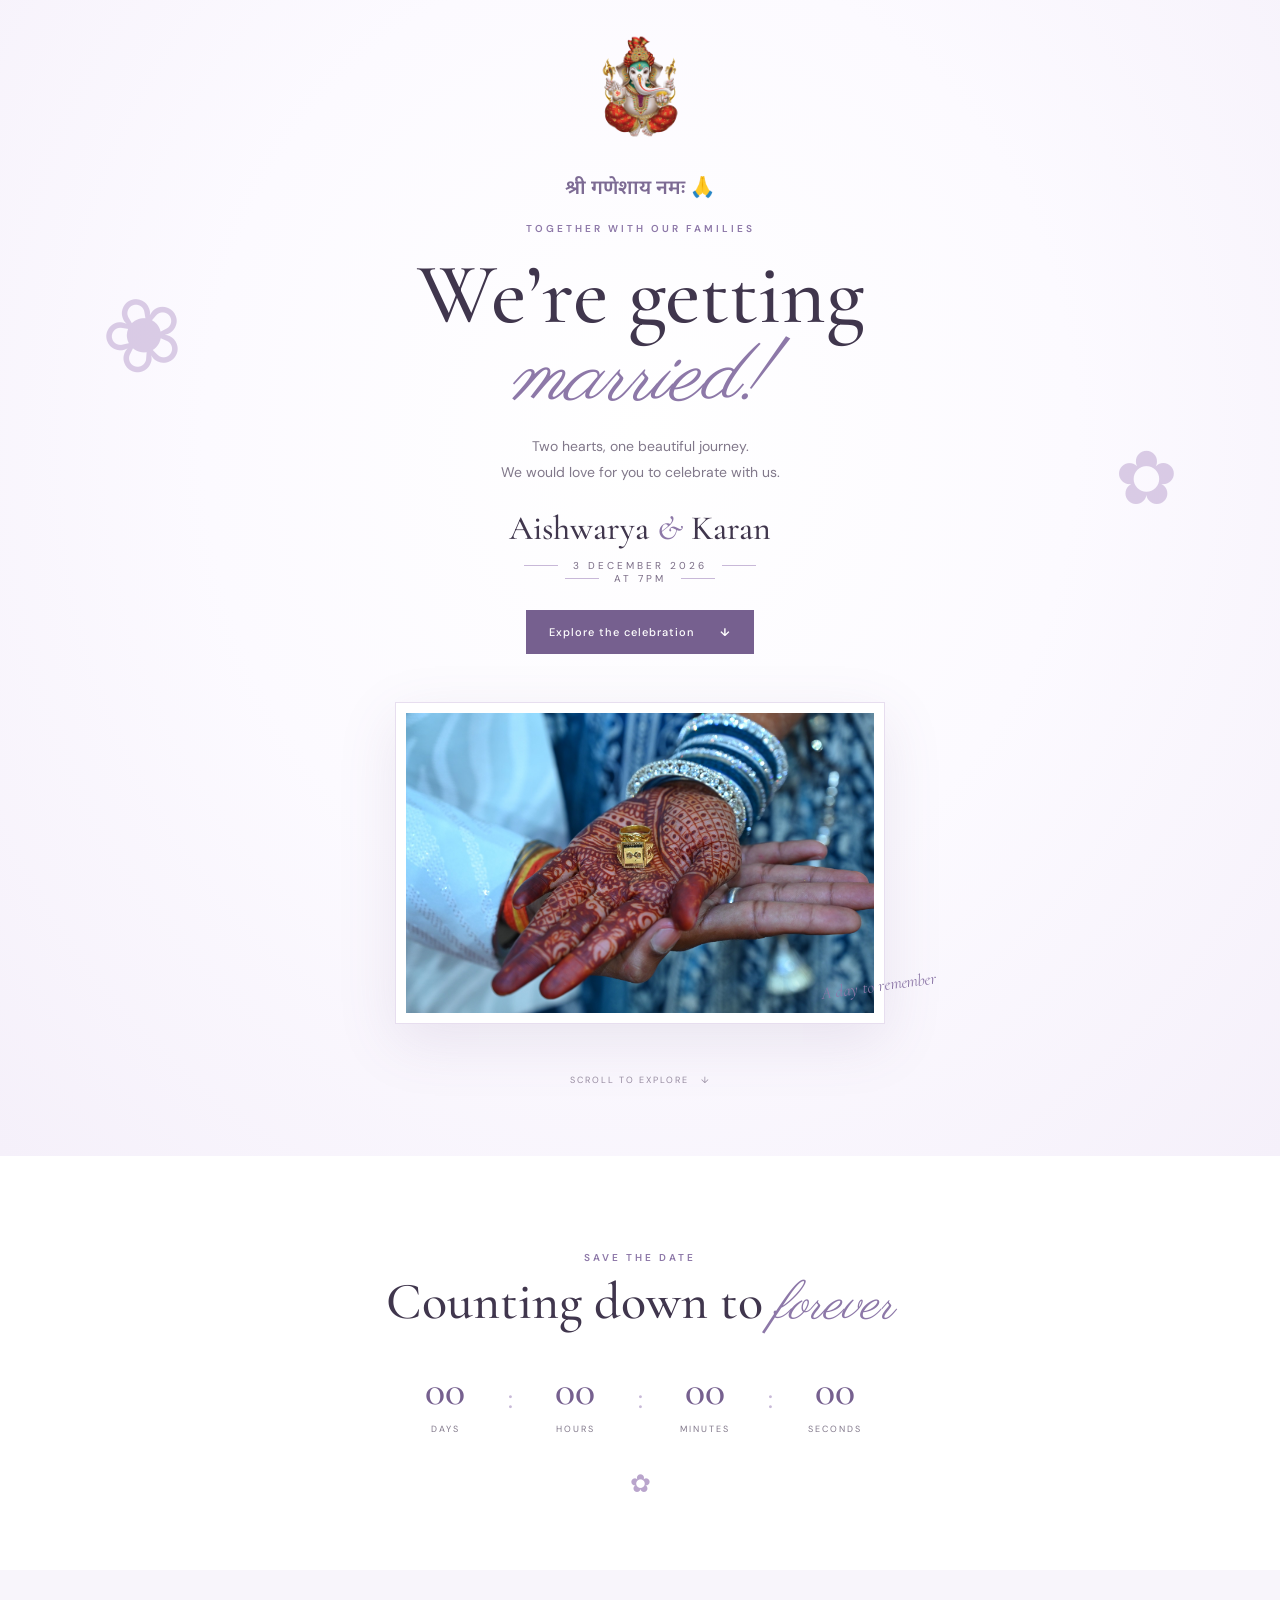
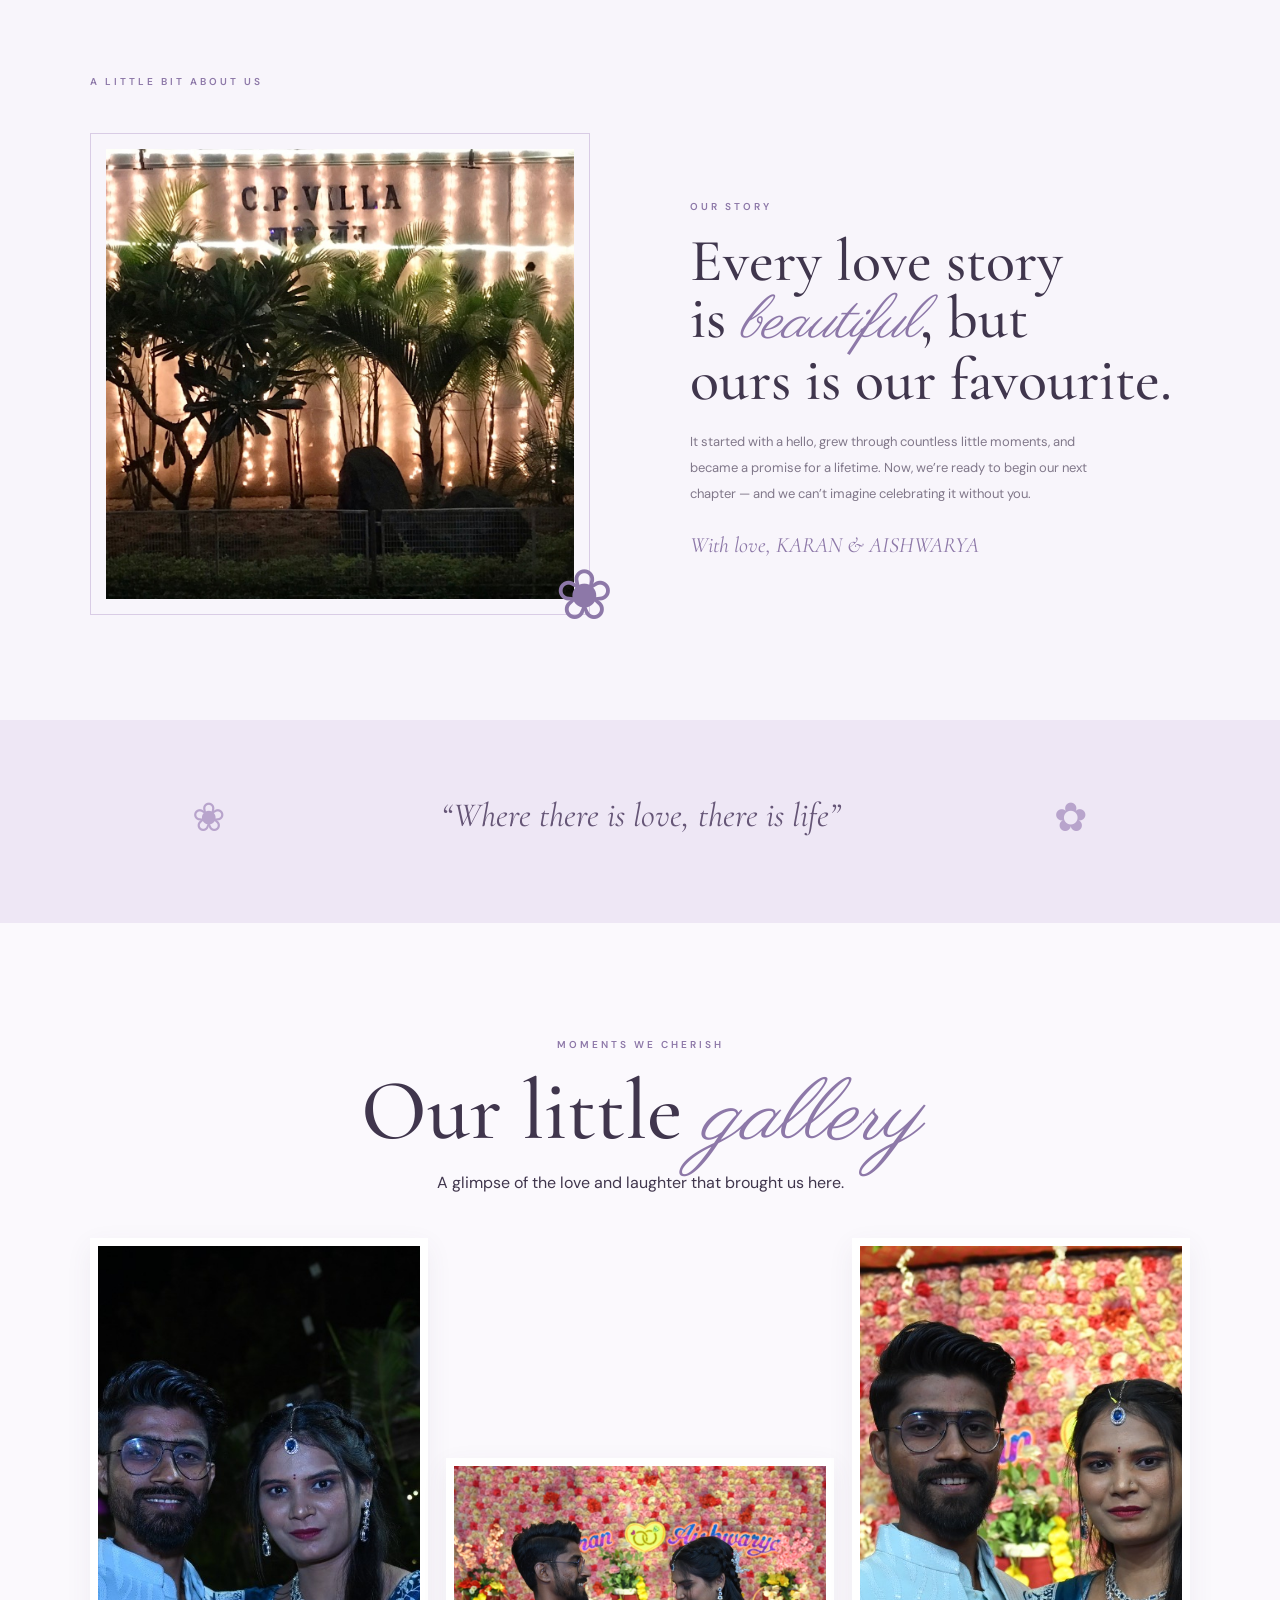
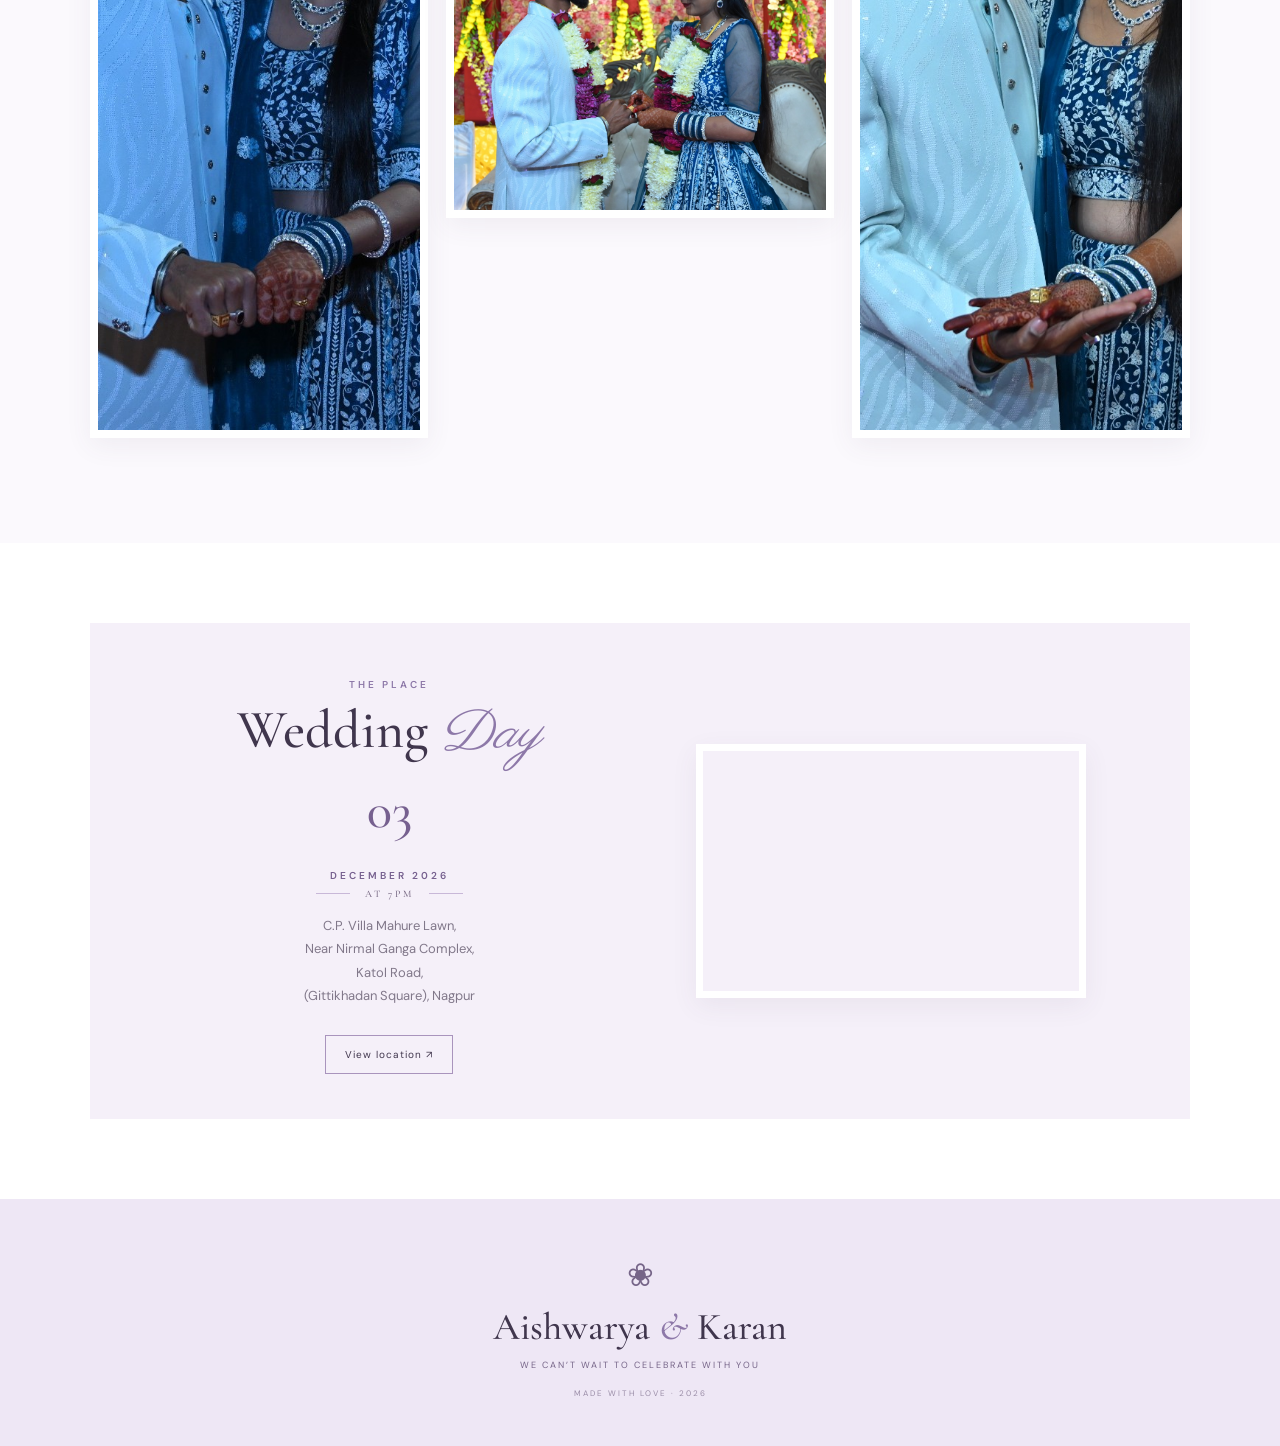
<file: index.html>
<!DOCTYPE html>
<html lang="en">
<head>
  <meta charset="UTF-8">
  <meta name="viewport" content="width=device-width, initial-scale=1.0">
  <meta name="theme-color" content="#f8f5ff">
  <title>Our Wedding | A Celebration of Love</title>

  <link rel="preconnect" href="https://fonts.googleapis.com">
  <link rel="preconnect" href="https://fonts.gstatic.com" crossorigin>

  <link href="https://fonts.googleapis.com/css2?family=Cormorant+Garamond:wght@400;500;600;700&family=DM+Sans:wght@400;500;600&family=Noto+Sans+Devanagari:wght@400;500;600;700&display=swap" rel="stylesheet">

  <link rel="stylesheet" href="style.css">
</head>

<body>
  <div class="top-flower flower-a">✿</div>
  <div class="top-flower flower-b">❀</div>

  <div class="ganesh-top">
    <img src="images/ganesh.png" alt="Lord Ganesha">
  </div>

  <main>
    <section class="hero" id="home">
      <div class="hero-ornament ornament-left">❀</div>
      <div class="hero-ornament ornament-right">✿</div>

      <p style="font-family: 'Noto Sans Devanagari', sans-serif; font-size: 20px; color: #7d6b94; font-weight: 600;">
        श्री गणेशाय नमः 🙏
      </p>

      <p class="eyebrow">TOGETHER WITH OUR FAMILIES</p>

      <h1>We’re getting<br><em>married!</em></h1>

      <p class="hero-copy">
        Two hearts, one beautiful journey.<br>
        We would love for you to celebrate with us.
      </p>

      <div class="names">Aishwarya <span>&</span> Karan</div>

      <div class="date-line">
        <span></span> 3 DECEMBER 2026 <span></span>
      </div>

      <div class="date-line">
        <span></span> AT 7PM <span></span>
      </div>

      <a class="primary-btn" href="#venue">
        Explore the celebration <b>↓</b>
      </a>

      <div class="hero-photo-wrap">
        <div class="photo-frame">
          <img src="images/front.jpeg" alt="Our wedding photo">
        </div>
        <span class="photo-caption">A day to remember</span>
      </div>

      <div class="scroll-note">SCROLL TO EXPLORE <span>↓</span></div>
    </section>

    <section class="countdown-section">
      <p class="eyebrow">SAVE THE DATE</p>
      <h2>Counting down to <em>forever</em></h2>

      <div class="countdown" aria-label="Countdown to wedding">
        <div><strong id="days">000</strong><span>Days</span></div>
        <i>:</i>
        <div><strong id="hours">00</strong><span>Hours</span></div>
        <i>:</i>
        <div><strong id="minutes">00</strong><span>Minutes</span></div>
        <i>:</i>
        <div><strong id="seconds">00</strong><span>Seconds</span></div>
      </div>

      <div class="tiny-flower">✿</div>
    </section>

    <section class="story section-pad" id="story">
      <div class="section-kicker">A LITTLE BIT ABOUT US</div>

      <div class="story-grid">
        <div class="story-image">
          <img src="images/LAWN.jpg" alt="Our story">
          <span class="image-flower">❀</span>
        </div>

        <div class="story-text">
          <p class="eyebrow">OUR STORY</p>

          <h2>
            Every love story<br>
            is <em>beautiful</em>, but<br>
            ours is our favourite.
          </h2>

          <p>
            It started with a hello, grew through countless little moments,
            and became a promise for a lifetime. Now, we’re ready to begin
            our next chapter — and we can’t imagine celebrating it without you.
          </p>

          <div class="signature">With love, KARAN & AISHWARYA</div>
        </div>
      </div>
    </section>

    <section class="quote-band">
      <span class="quote-flower">❀</span>
      <p>“Where there is love, there is life”</p>
      <span class="quote-flower right">✿</span>
    </section>

    <section class="gallery section-pad" id="gallery">
      <p class="eyebrow">MOMENTS WE CHERISH</p>
      <h2>Our little <em>gallery</em></h2>

      <p class="section-intro">
        A glimpse of the love and laughter that brought us here.
      </p>

      <div class="gallery-grid">
        <img src="images/gal1.jpeg" alt="Wedding photo 1">
        <img src="images/gal2.jpeg" alt="Wedding photo 2">
        <img src="images/gal3.jpeg" alt="Wedding photo 3">
      </div>
    </section>

    <section class="venue section-pad" id="venue">
      <div class="venue-card">
        <div class="venue-details">
          <p class="eyebrow">THE PLACE</p>
          <h2>Wedding <em>Day</em></h2>

          <div class="venue-date">
            03<br>
            <span>DECEMBER 2026</span>
            <div class="date-line">
              <span></span> AT 7PM <span></span>
            </div>
          </div>

          <p>
            C.P. Villa Mahure Lawn,<br>
            Near Nirmal Ganga Complex,<br>
            Katol Road,<br>
            (Gittikhadan Square), Nagpur
          </p>

          <a class="outline-btn"
             href="https://www.google.com/maps/search/?api=1&query=C.P.+Villa+Mahure+Lawn%2C+Near+Nirmal+Ganga+Complex%2C+Katol+Road%2C+Nagpur"
             target="_blank" rel="noopener">
            View location ↗
          </a>
        </div>

        <div class="venue-map">
          <iframe
            src="https://maps.google.com/maps?q=C.P.%20Villa%20Mahure%20Lawn%2C%20Near%20Nirmal%20Ganga%20Complex%2C%20Katol%20Road%2C%20Nagpur&t=&z=14&ie=UTF8&iwloc=&output=embed"
            width="100%"
            height="240"
            style="border:0;"
            loading="lazy"
            allowfullscreen
            referrerpolicy="no-referrer-when-downgrade">
          </iframe>
        </div>
      </div>
    </section>

  </main>

  <footer>
    <div class="footer-flower">❀</div>
    <div class="footer-names">Aishwarya <span>&</span> Karan</div>
    <p>WE CAN’T WAIT TO CELEBRATE WITH YOU</p>
    <small>MADE WITH LOVE · 2026</small>
  </footer>

  <script src="script.js"></script>
</body>
</html>
</file>
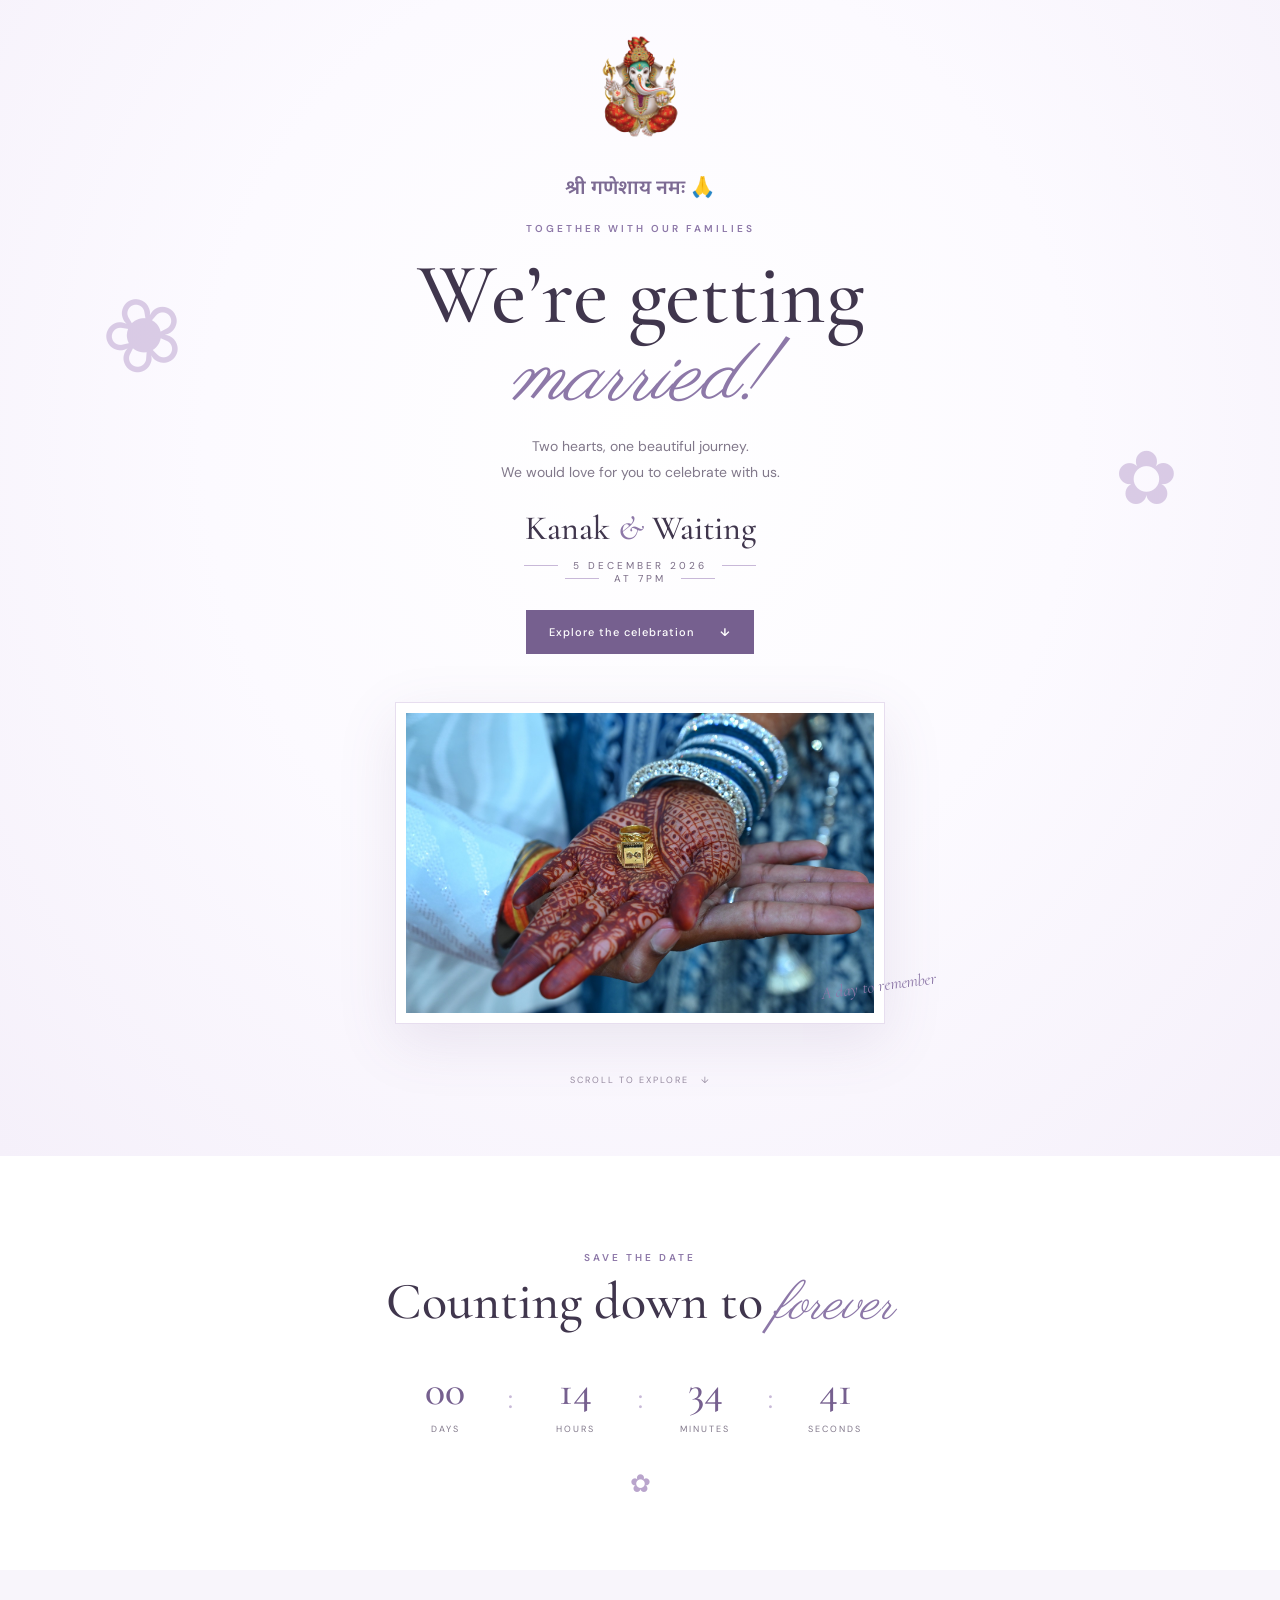
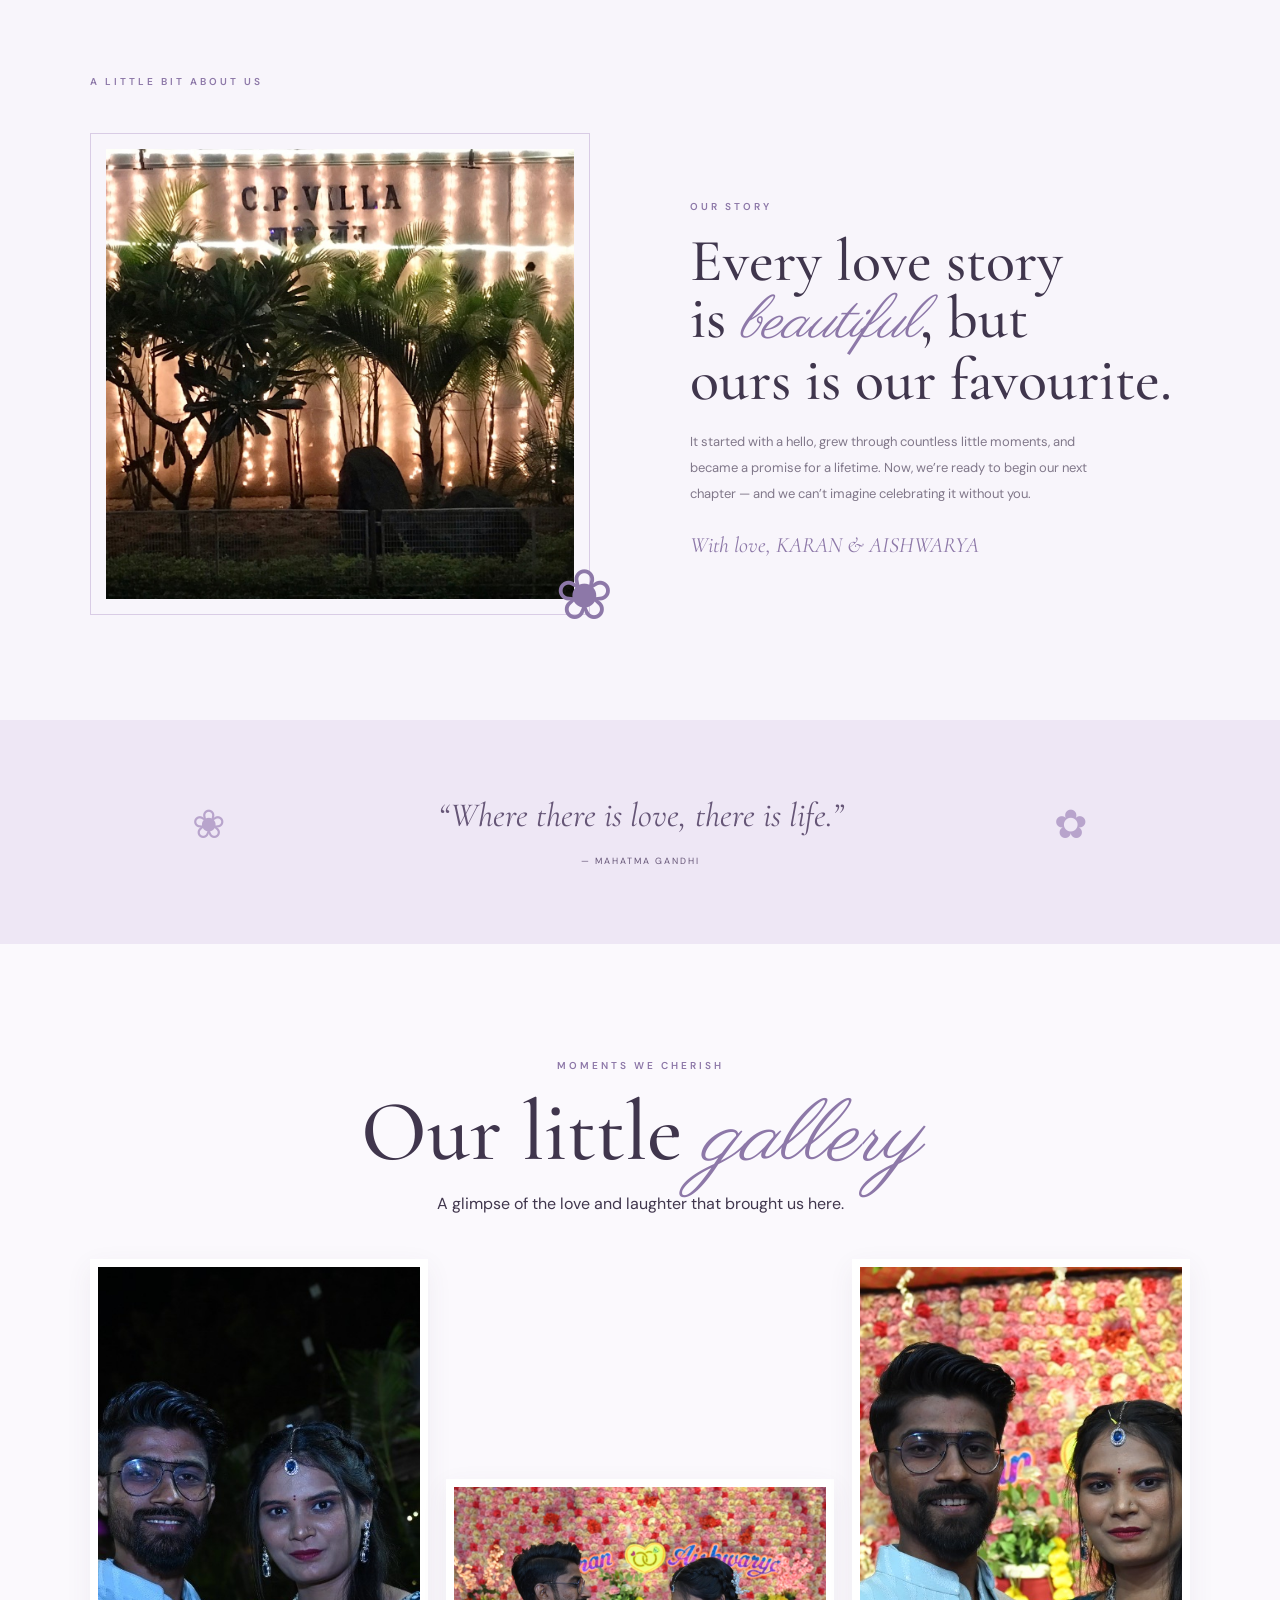
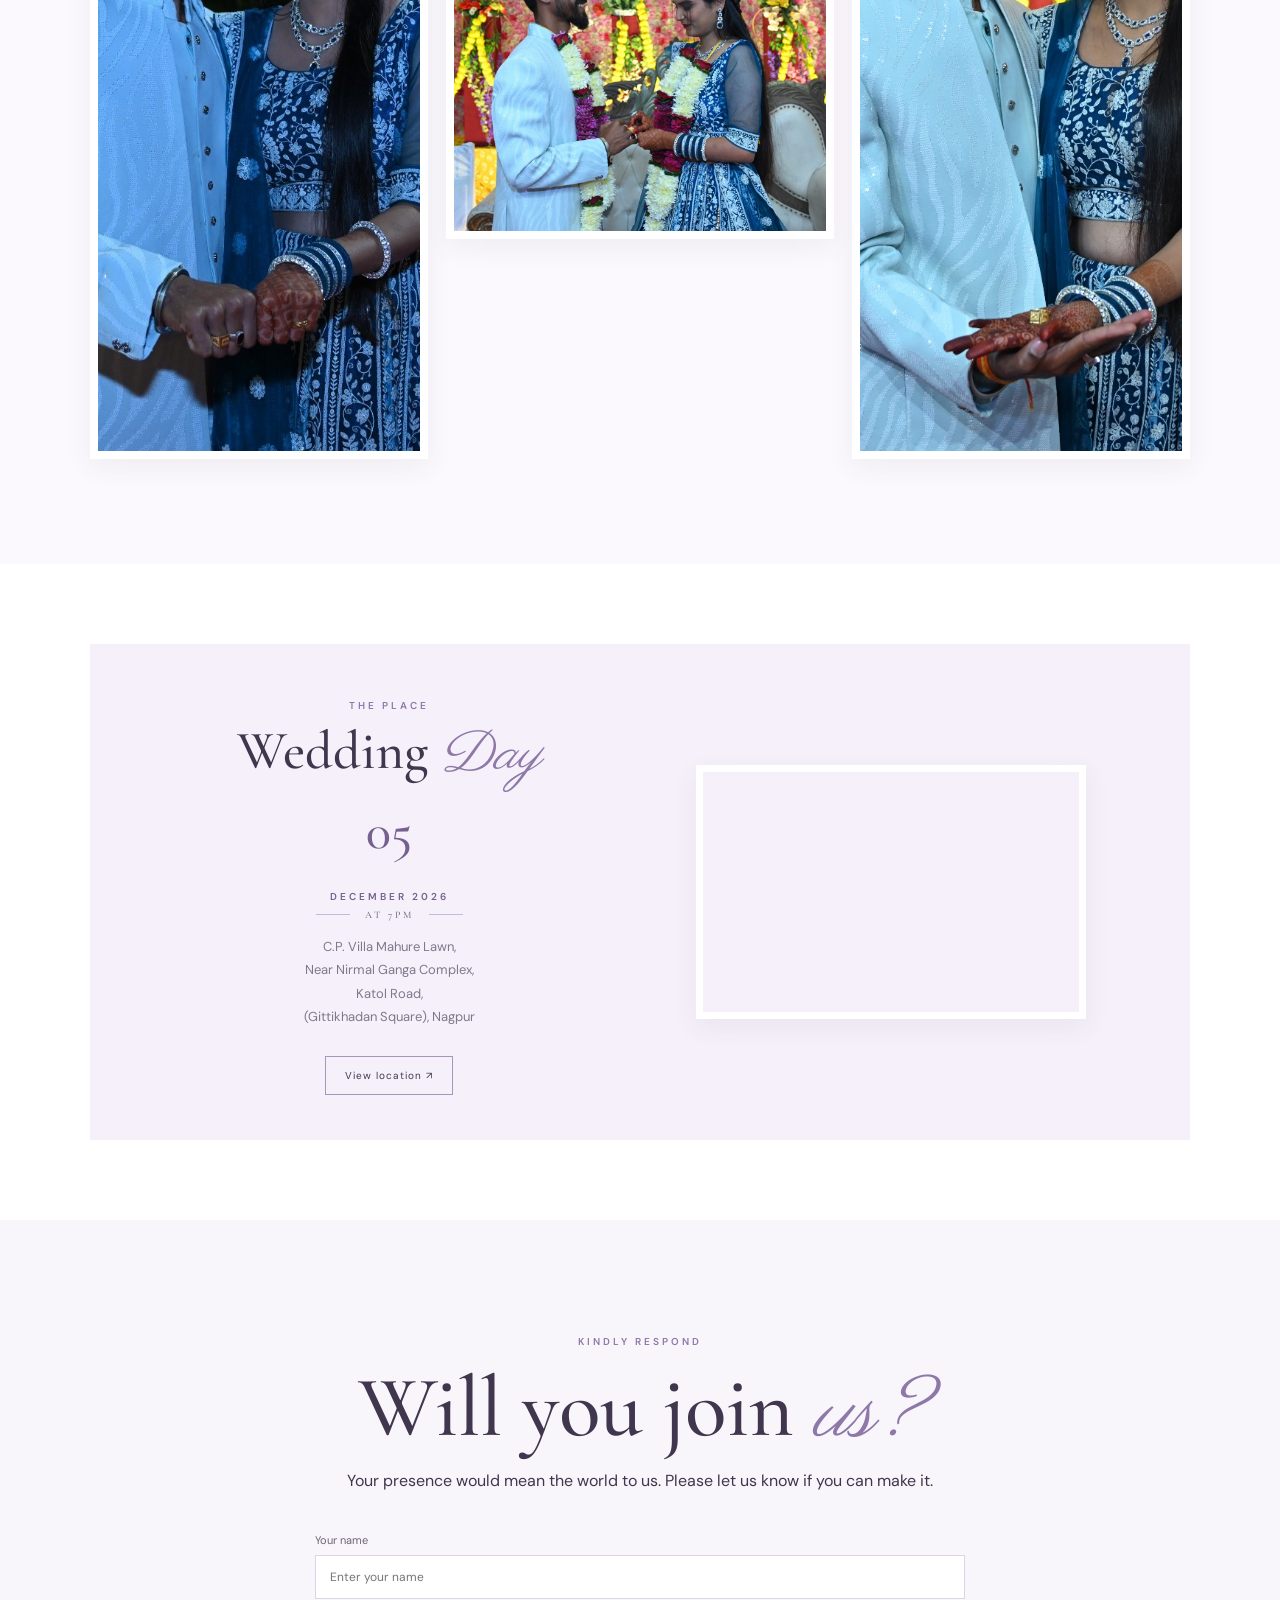
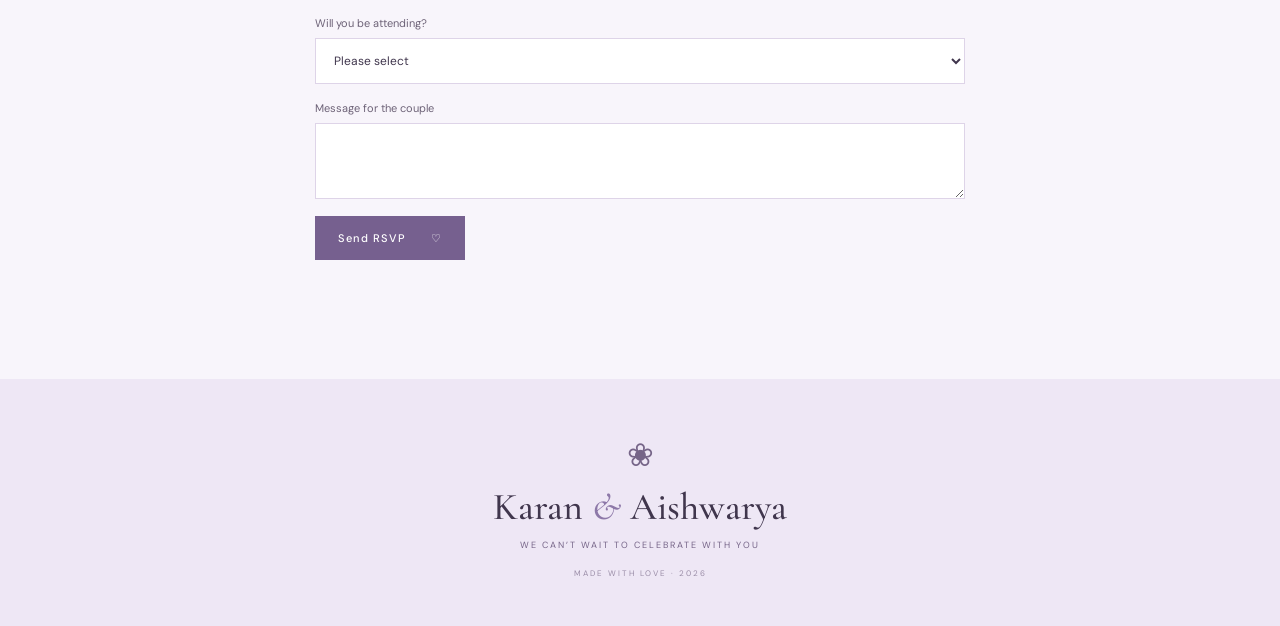
<file: lavender_wedding_invitation/index.html>
<!DOCTYPE html>
<html lang="en">
<head>
  <meta charset="UTF-8">
  <meta name="viewport" content="width=device-width, initial-scale=1.0">
  <meta name="theme-color" content="#f8f5ff">
  <title>Our Wedding | A Celebration of Love</title>

  <link rel="preconnect" href="https://fonts.googleapis.com">
  <link rel="preconnect" href="https://fonts.gstatic.com" crossorigin>

  <link href="https://fonts.googleapis.com/css2?family=Cormorant+Garamond:wght@400;500;600;700&family=DM+Sans:wght@400;500;600&family=Noto+Sans+Devanagari:wght@400;500;600;700&display=swap" rel="stylesheet">

  <link rel="stylesheet" href="style.css">
</head>

<body>
  <div class="top-flower flower-a">✿</div>
  <div class="top-flower flower-b">❀</div>

  <div class="ganesh-top">
    <img src="images/ganesh.png" alt="Lord Ganesha">
  </div>

  <main>
    <section class="hero" id="home">
      <div class="hero-ornament ornament-left">❀</div>
      <div class="hero-ornament ornament-right">✿</div>

      <p style="font-family: 'Noto Sans Devanagari', sans-serif; font-size: 20px; color: #7d6b94; font-weight: 600;">
        श्री गणेशाय नमः 🙏
      </p>

      <p class="eyebrow">TOGETHER WITH OUR FAMILIES</p>

      <h1>We’re getting<br><em>married!</em></h1>

      <p class="hero-copy">
        Two hearts, one beautiful journey.<br>
        We would love for you to celebrate with us.
      </p>

      <div class="names">Kanak <span>&</span> Waiting</div>

      <div class="date-line">
        <span></span> 5 DECEMBER 2026 <span></span>
      </div>

      <div class="date-line">
        <span></span> AT 7PM <span></span>
      </div>

      <a class="primary-btn" href="#venue">
        Explore the celebration <b>↓</b>
      </a>

      <div class="hero-photo-wrap">
        <div class="photo-frame">
          <img src="images/front.jpeg" alt="Our wedding photo">
        </div>
        <span class="photo-caption">A day to remember</span>
      </div>

      <div class="scroll-note">SCROLL TO EXPLORE <span>↓</span></div>
    </section>

    <section class="countdown-section">
      <p class="eyebrow">SAVE THE DATE</p>
      <h2>Counting down to <em>forever</em></h2>

      <div class="countdown" aria-label="Countdown to wedding">
        <div><strong id="days">000</strong><span>Days</span></div>
        <i>:</i>
        <div><strong id="hours">00</strong><span>Hours</span></div>
        <i>:</i>
        <div><strong id="minutes">00</strong><span>Minutes</span></div>
        <i>:</i>
        <div><strong id="seconds">00</strong><span>Seconds</span></div>
      </div>

      <div class="tiny-flower">✿</div>
    </section>

    <section class="story section-pad" id="story">
      <div class="section-kicker">A LITTLE BIT ABOUT US</div>

      <div class="story-grid">
        <div class="story-image">
          <img src="images/LAWN.jpg" alt="Our story">
          <span class="image-flower">❀</span>
        </div>

        <div class="story-text">
          <p class="eyebrow">OUR STORY</p>

          <h2>
            Every love story<br>
            is <em>beautiful</em>, but<br>
            ours is our favourite.
          </h2>

          <p>
            It started with a hello, grew through countless little moments,
            and became a promise for a lifetime. Now, we’re ready to begin
            our next chapter — and we can’t imagine celebrating it without you.
          </p>

          <div class="signature">With love, KARAN & AISHWARYA</div>
        </div>
      </div>
    </section>

    <section class="quote-band">
      <span class="quote-flower">❀</span>
      <p>“Where there is love, there is life.”</p>
      <small>— MAHATMA GANDHI</small>
      <span class="quote-flower right">✿</span>
    </section>

    <section class="gallery section-pad" id="gallery">
      <p class="eyebrow">MOMENTS WE CHERISH</p>
      <h2>Our little <em>gallery</em></h2>

      <p class="section-intro">
        A glimpse of the love and laughter that brought us here.
      </p>

      <div class="gallery-grid">
        <img src="images/gal1.jpeg" alt="Wedding photo 1">
        <img src="images/gal2.jpeg" alt="Wedding photo 2">
        <img src="images/gal3.jpeg" alt="Wedding photo 3">
      </div>
    </section>

    <section class="venue section-pad" id="venue">
      <div class="venue-card">
        <div class="venue-details">
          <p class="eyebrow">THE PLACE</p>
          <h2>Wedding <em>Day</em></h2>

          <div class="venue-date">
            05<br>
            <span>DECEMBER 2026</span>
            <div class="date-line">
              <span></span> AT 7PM <span></span>
            </div>
          </div>

          <p>
            C.P. Villa Mahure Lawn,<br>
            Near Nirmal Ganga Complex,<br>
            Katol Road,<br>
            (Gittikhadan Square), Nagpur
          </p>

          <a class="outline-btn"
             href="https://www.google.com/maps/search/?api=1&query=C.P.+Villa+Mahure+Lawn%2C+Near+Nirmal+Ganga+Complex%2C+Katol+Road%2C+Nagpur"
             target="_blank" rel="noopener">
            View location ↗
          </a>
        </div>

        <div class="venue-map">
          <iframe
            src="https://maps.google.com/maps?q=C.P.%20Villa%20Mahure%20Lawn%2C%20Near%20Nirmal%20Ganga%20Complex%2C%20Katol%20Road%2C%20Nagpur&t=&z=14&ie=UTF8&iwloc=&output=embed"
            width="100%"
            height="240"
            style="border:0;"
            loading="lazy"
            allowfullscreen
            referrerpolicy="no-referrer-when-downgrade">
          </iframe>
        </div>
      </div>
    </section>

    <!-- RSVP SECTION -->
    <section class="rsvp section-pad" id="rsvp">
      <p class="eyebrow">KINDLY RESPOND</p>
      <h2>Will you join <em>us?</em></h2>

      <p class="section-intro">
        Your presence would mean the world to us.
        Please let us know if you can make it.
      </p>

      <form id="rsvpForm" class="rsvp-form">

        <label>
          Your name
          <input
            type="text"
            name="name"
            placeholder="Enter your name"
            required>
        </label>

        <label>
          Will you be attending?
          <select name="attendance" required>
            <option value="">Please select</option>
            <option value="Joyfully accepts">Joyfully accepts</option>
            <option value="Regretfully declines">Regretfully declines</option>
          </select>
        </label>

        <label>
          Message for the couple
          <textarea
            name="message"
            rows="3"
            placeholder="Write a little note (optional)">
          </textarea>
        </label>

        <button class="primary-btn submit-btn" type="submit">
          Send RSVP <span>♡</span>
        </button>

        <p class="form-note" id="formNote" aria-live="polite"></p>

      </form>
    </section>
  </main>

  <footer>
    <div class="footer-flower">❀</div>
    <div class="footer-names">Karan <span>&</span> Aishwarya</div>
    <p>WE CAN’T WAIT TO CELEBRATE WITH YOU</p>
    <small>MADE WITH LOVE · 2026</small>
  </footer>

  <script src="script.js"></script>
</body>
</html>
</file>
<file: style.css>
@import url('https://fonts.googleapis.com/css2?family=Parisienne&display=swap');

:root {
  --ink: #40364d;
  --purple: #8d78a8;
  --deep: #76608f;
  --pale: #f3eef9;
  --lav: #e8def2;
  --white: #fff;
  --muted: #81788a;
}

* {
  box-sizing: border-box;
}

html {
  scroll-behavior: smooth;
}

body {
  margin: 0;
  background: #fff;
  color: var(--ink);
  font-family: 'DM Sans', sans-serif;
  overflow-x: hidden;
}

a {
  color: inherit;
  text-decoration: none;
}

/* HEADER */
.site-header {
  height: 82px;
  padding: 0 8%;
  display: flex;
  align-items: center;
  justify-content: space-between;
  background: #fff;
  position: absolute;
  top: 0;
  left: 0;
  width: 100%;
  z-index: 10;
}

.brand {
  font-family: 'Cormorant Garamond', serif;
  font-size: 30px;
  letter-spacing: 2px;
}

.brand span,
.names span,
.footer-names span {
  color: var(--purple);
  font-style: italic;
}

.nav {
  display: flex;
  gap: 36px;
  align-items: center;
  font-size: 12px;
  letter-spacing: 1.4px;
  text-transform: uppercase;
}

.nav a {
  transition: .2s;
}

.nav a:hover {
  color: var(--purple);
}

.nav-rsvp {
  border: 1px solid #bba9ce;
  padding: 11px 23px;
}

.menu-toggle {
  display: none;
  background: none;
  border: 0;
  font-size: 25px;
  color: var(--ink);
}

/* HERO */
.hero {
  min-height: 930px;
  padding: 155px 20px 70px;
  text-align: center;
  position: relative;
  background: radial-gradient(ellipse at 50% 38%, #fff 0, #fcfaff 48%, #f5f0fa 100%);
  overflow: hidden;
}

.eyebrow,
.section-kicker {
  font-size: 10px;
  letter-spacing: 3px;
  color: var(--purple);
  font-weight: 600;
}

.hero h1,
.section-pad h2,
.countdown-section h2 {
  font: 500 clamp(48px, 7vw, 86px)/.9 'Cormorant Garamond', serif;
  margin: 22px 0 15px;
}

.hero h1 em,
h2 em {
  font-family: 'Parisienne', cursive;
  color: var(--purple);
  font-weight: 400;
}

.hero-copy {
  font-size: 14px;
  line-height: 1.9;
  color: var(--muted);
}

.names {
  font: 500 34px 'Cormorant Garamond', serif;
  margin: 22px 0 10px;
}

.date-line {
  display: flex;
  align-items: center;
  justify-content: center;
  gap: 15px;
  font-size: 10px;
  letter-spacing: 3px;
  color: #796b85;
}

.date-line span {
  height: 1px;
  width: 34px;
  background: #c8b8d8;
}

.primary-btn {
  display: inline-flex;
  align-items: center;
  gap: 25px;
  margin-top: 25px;
  padding: 15px 23px;
  background: var(--deep);
  color: #fff;
  border: 0;
  font: 500 11px 'DM Sans', sans-serif;
  letter-spacing: 1px;
  cursor: pointer;
  transition: .25s;
}

.primary-btn:hover {
  background: #5d4b73;
  transform: translateY(-2px);
}

.hero-photo-wrap {
  width: min(490px, 80vw);
  margin: 48px auto 0;
  position: relative;
}

.photo-frame {
  padding: 10px;
  background: #fff;
  box-shadow: 0 18px 55px #6f5a8520;
  border: 1px solid #e7deef;
}

.photo-frame img {
  display: block;
  width: 100%;
  height: 300px;
  object-fit: cover;
  object-position: center 48%;
}

.photo-caption {
  position: absolute;
  right: -52px;
  bottom: 28px;
  font: italic 17px 'Cormorant Garamond', serif;
  color: var(--purple);
  transform: rotate(-8deg);
}

.scroll-note {
  font-size: 9px;
  letter-spacing: 2px;
  color: #968ba0;
  margin-top: 50px;
}

.scroll-note span {
  margin-left: 8px;
}

.hero-ornament,
.top-flower {
  position: absolute;
  color: #c7b3d8;
  opacity: .65;
  font-size: 100px;
}

.ornament-left {
  left: 8%;
  top: 270px;
  transform: rotate(-20deg);
}

.ornament-right {
  right: 8%;
  top: 430px;
  font-size: 75px;
}

.top-flower {
  font-size: 50px;
  top: 100px;
}

.flower-a {
  left: 3%;
}

.flower-b {
  right: 4%;
  top: 160px;
}

/* COUNTDOWN */
.countdown-section {
  text-align: center;
  padding: 85px 20px 70px;
  background: #fff;
}

.countdown-section h2 {
  font-size: 52px;
  margin: 15px 0 35px;
}

.countdown {
  display: flex;
  justify-content: center;
  align-items: center;
  gap: 30px;
}

.countdown div {
  display: flex;
  flex-direction: column;
  gap: 7px;
  min-width: 65px;
}

.countdown strong {
  font: 500 42px 'Cormorant Garamond', serif;
  color: var(--deep);
}

.countdown span {
  font-size: 9px;
  letter-spacing: 2px;
  color: var(--muted);
  text-transform: uppercase;
}

.countdown i {
  font-style: normal;
  color: #c9bad8;
  font-size: 25px;
}

.tiny-flower {
  font-size: 25px;
  color: #b9a5cc;
  margin-top: 32px;
}

/* STORY */
.section-pad {
  padding: 105px max(7%, calc((100% - 1120px)/2));
}

.story {
  background: #f8f5fb;
}

.story-grid {
  display: grid;
  grid-template-columns: 1fr 1fr;
  gap: 9%;
  align-items: center;
  margin-top: 45px;
}

.story-image {
  position: relative;
  padding: 15px;
  border: 1px solid #d9cce5;
}

.story-image img {
  width: 100%;
  height: 450px;
  object-fit: cover;
  display: block;
}

.image-flower {
  position: absolute;
  right: -25px;
  bottom: -27px;
  color: var(--purple);
  font-size: 70px;
}

.story-text h2 {
  font-size: 60px;
  line-height: .95;
  margin: 20px 0;
}

.story-text > p:not(.eyebrow) {
  color: var(--muted);
  font-size: 13px;
  line-height: 2;
  max-width: 430px;
}

.signature {
  font: italic 22px 'Cormorant Garamond', serif;
  color: var(--purple);
  margin-top: 25px;
}

/* QUOTE */
.quote-band {
  position: relative;
  text-align: center;
  padding: 75px 20px;
  background: #eee7f5;
  color: #655576;
}

.quote-band p {
  font: italic 34px 'Cormorant Garamond', serif;
  margin: 0 0 12px;
}

.quote-band small {
  font-size: 9px;
  letter-spacing: 2px;
}

.quote-flower {
  position: absolute;
  left: 15%;
  top: 35%;
  font-size: 40px;
  color: #b8a4cc;
}

.quote-flower.right {
  left: auto;
  right: 15%;
}

/* GALLERY */
.gallery {
  text-align: center;
  background: #fbf9fd;
}

.gallery-grid {
  display: grid;
  grid-template-columns: 1fr 1.15fr 1fr;
  gap: 18px;
  margin-top: 45px;
  align-items: center;
}

.gallery-grid img {
  width: 100%;
  height: 800px;
  object-fit: cover;
  border: 8px solid white;
  box-shadow: 0 8px 25px #51425e12;
}

.gallery-grid img:nth-child(2) {
  height: 360px;
}

/* VENUE */
.venue {
  background: #fff;
  padding-top: 80px;
  padding-bottom: 80px;
}

.venue-card {
  background: #f5f0f9;
  padding: 45px 6%;
  display: grid;
  grid-template-columns: 1fr 1fr;
  align-items: center;
  gap: 35px;
  min-height: 330px;
}

.venue-details {
  text-align: center;
}

.venue-card h2 {
  font-size: 54px;
  margin: 15px 0;
}

.venue-card p:not(.eyebrow) {
  font-size: 13px;
  line-height: 1.8;
  color: var(--muted);
}

.venue-date {
  font: 500 52px 'Cormorant Garamond', serif;
  color: var(--deep);
  line-height: 1;
  margin: 25px 0 15px;
}

.venue-date span {
  font: 600 10px 'DM Sans', sans-serif;
  letter-spacing: 3px;
}

.outline-btn {
  display: inline-block;
  border: 1px solid #a994bd;
  padding: 12px 19px;
  font-size: 10px;
  letter-spacing: 1px;
  margin-top: 15px;
}

.venue-map {
  width: 100%;
  max-width: 390px;
  justify-self: center;
  border: 7px solid #fff;
  box-shadow: 0 8px 25px #51425e12;
}

.venue-map iframe {
  display: block;
  width: 100%;
  height: 240px;
}

/* RSVP */
.rsvp {
  text-align: center;
  background: #f8f5fb;
}

.rsvp-form {
  max-width: 650px;
  margin: 42px auto 0;
  text-align: left;
}

.form-row {
  display: grid;
  grid-template-columns: 1fr 1fr;
  gap: 18px;
}

.rsvp-form label {
  display: block;
  font-size: 11px;
  color: #6d6277;
  margin-bottom: 17px;
}

.rsvp-form input,
.rsvp-form select,
.rsvp-form textarea {
  display: block;
  width: 100%;
  margin-top: 8px;
  padding: 13px 14px;
  border: 1px solid #ded4e8;
  background: #fff;
  color: var(--ink);
  font: 12px 'DM Sans', sans-serif;
  outline: none;
}

.rsvp-form input:focus,
.rsvp-form select:focus,
.rsvp-form textarea:focus {
  border-color: #9b85b2;
}

.rsvp-form textarea {
  resize: vertical;
}

.submit-btn {
  margin-top: 0;
}

.form-note {
  font-size: 10px;
  color: #92869d;
  margin-top: 14px;
}

/* FOOTER */
footer {
  text-align: center;
  padding: 55px 20px 45px;
  background: #eee7f5;
  color: #766588;
}

.footer-flower {
  font-size: 32px;
}

.footer-names {
  font: 500 38px 'Cormorant Garamond', serif;
  color: var(--ink);
  margin: 8px;
}

.footer-names span {
  color: var(--purple);
}

footer p {
  font-size: 9px;
  letter-spacing: 2px;
}

footer small {
  font-size: 8px;
  letter-spacing: 2px;
  color: #9a8da7;
}

/* MOBILE RESPONSIVE */
@media(max-width:760px) {
  .site-header {
    height: 70px;
    padding: 0 6%;
  }

  .menu-toggle {
    display: block;
  }

  .nav {
    display: none;
    position: absolute;
    top: 70px;
    left: 0;
    width: 100%;
    background: white;
    padding: 22px 6%;
    flex-direction: column;
    align-items: flex-start;
    gap: 20px;
    box-shadow: 0 12px 20px #40364d12;
  }

  .nav.open {
    display: flex;
  }

  .hero {
    padding-top: 125px;
    min-height: 800px;
  }

  .hero h1 {
    font-size: 64px;
  }

  .hero-ornament {
    font-size: 55px;
  }

  .ornament-left {
    left: 2%;
    top: 260px;
  }

  .ornament-right {
    right: 2%;
    top: 400px;
  }

  .photo-frame img {
    height: 235px;
  }

  .photo-caption {
    right: -18px;
    font-size: 14px;
  }

  .section-pad {
    padding: 75px 7%;
  }

  .story-grid {
    grid-template-columns: 1fr;
    gap: 40px;
  }

  .story-image img {
    height: 330px;
  }

  .story-text h2 {
    font-size: 52px;
  }

  .gallery-grid {
    grid-template-columns: 1fr 1fr;
    gap: 10px;
  }

  .gallery-grid img {
    height: 190px;
  }

  .gallery-grid img:nth-child(2) {
    height: 240px;
    grid-column: span 2;
    grid-row: 1;
  }

  .venue-card {
    grid-template-columns: 1fr;
    text-align: center;
    gap: 30px;
    padding: 40px 8%;
  }

  .venue-card h2 {
    font-size: 48px;
  }

  .venue-map {
    width: 100%;
    max-width: 100%;
  }

  .venue-map iframe {
    height: 220px;
  }

  .countdown {
    gap: 12px;
  }

  .countdown div {
    min-width: 48px;
  }

  .countdown strong {
    font-size: 32px;
  }

  .countdown span {
    font-size: 8px;
    letter-spacing: 1px;
  }

  .countdown-section h2 {
    font-size: 43px;
  }

  .gallery h2,
  .rsvp h2 {
    font-size: 48px;
  }

  .quote-band p {
    font-size: 27px;
  }

  .quote-flower {
    left: 5%;
    font-size: 25px;
  }

  .quote-flower.right {
    right: 5%;
  }

  .form-row {
    grid-template-columns: 1fr;
    gap: 0;
  }
}

@media(max-width:390px) {
  .countdown {
    gap: 7px;
  }

  .countdown div {
    min-width: 42px;
  }

  .countdown strong {
    font-size: 28px;
  }

  .date-line {
    font-size: 8px;
    letter-spacing: 2px;
  }

  .hero h1 {
    font-size: 56px;
  }
}

/* LORD GANESHA IMAGE */
.ganesh-top {
  position: absolute;
  top: 12px;
  left: 0;
  width: 100%;
  display: flex;
  justify-content: center;
  align-items: center;
  z-index: 20;
  margin: 0;
  padding: 0;
}

.ganesh-top img {
  width: 110px;
  height: 150px;
  object-fit: contain;
}

/* FIREWORKS CELEBRATION */
.firework-particle {
  position: fixed;
  z-index: 99999;
  width: 8px;
  height: 8px;
  border-radius: 50%;
  pointer-events: none;
  animation: firework-burst 1.5s ease-out forwards;
  box-shadow: 0 0 8px currentColor;
}

@keyframes firework-burst {
  0% {
    transform: translate(0, 0) scale(0.3);
    opacity: 1;
  }

  70% {
    opacity: 1;
  }

  100% {
    transform: translate(var(--tx), var(--ty)) scale(0);
    opacity: 0;
  }
}
</file>
<file: lavender_wedding_invitation/style.css>
@import url('https://fonts.googleapis.com/css2?family=Parisienne&display=swap');

:root {
  --ink: #40364d;
  --purple: #8d78a8;
  --deep: #76608f;
  --pale: #f3eef9;
  --lav: #e8def2;
  --white: #fff;
  --muted: #81788a;
}

* {
  box-sizing: border-box;
}

html {
  scroll-behavior: smooth;
}

body {
  margin: 0;
  background: #fff;
  color: var(--ink);
  font-family: 'DM Sans', sans-serif;
  overflow-x: hidden;
}

a {
  color: inherit;
  text-decoration: none;
}

/* HEADER */
.site-header {
  height: 82px;
  padding: 0 8%;
  display: flex;
  align-items: center;
  justify-content: space-between;
  background: #fff;
  position: absolute;
  top: 0;
  left: 0;
  width: 100%;
  z-index: 10;
}

.brand {
  font-family: 'Cormorant Garamond', serif;
  font-size: 30px;
  letter-spacing: 2px;
}

.brand span,
.names span,
.footer-names span {
  color: var(--purple);
  font-style: italic;
}

.nav {
  display: flex;
  gap: 36px;
  align-items: center;
  font-size: 12px;
  letter-spacing: 1.4px;
  text-transform: uppercase;
}

.nav a {
  transition: .2s;
}

.nav a:hover {
  color: var(--purple);
}

.nav-rsvp {
  border: 1px solid #bba9ce;
  padding: 11px 23px;
}

.menu-toggle {
  display: none;
  background: none;
  border: 0;
  font-size: 25px;
  color: var(--ink);
}

/* HERO */
.hero {
  min-height: 930px;
  padding: 155px 20px 70px;
  text-align: center;
  position: relative;
  background: radial-gradient(ellipse at 50% 38%, #fff 0, #fcfaff 48%, #f5f0fa 100%);
  overflow: hidden;
}

.eyebrow,
.section-kicker {
  font-size: 10px;
  letter-spacing: 3px;
  color: var(--purple);
  font-weight: 600;
}

.hero h1,
.section-pad h2,
.countdown-section h2 {
  font: 500 clamp(48px, 7vw, 86px)/.9 'Cormorant Garamond', serif;
  margin: 22px 0 15px;
}

.hero h1 em,
h2 em {
  font-family: 'Parisienne', cursive;
  color: var(--purple);
  font-weight: 400;
}

.hero-copy {
  font-size: 14px;
  line-height: 1.9;
  color: var(--muted);
}

.names {
  font: 500 34px 'Cormorant Garamond', serif;
  margin: 22px 0 10px;
}

.date-line {
  display: flex;
  align-items: center;
  justify-content: center;
  gap: 15px;
  font-size: 10px;
  letter-spacing: 3px;
  color: #796b85;
}

.date-line span {
  height: 1px;
  width: 34px;
  background: #c8b8d8;
}

.primary-btn {
  display: inline-flex;
  align-items: center;
  gap: 25px;
  margin-top: 25px;
  padding: 15px 23px;
  background: var(--deep);
  color: #fff;
  border: 0;
  font: 500 11px 'DM Sans', sans-serif;
  letter-spacing: 1px;
  cursor: pointer;
  transition: .25s;
}

.primary-btn:hover {
  background: #5d4b73;
  transform: translateY(-2px);
}

.hero-photo-wrap {
  width: min(490px, 80vw);
  margin: 48px auto 0;
  position: relative;
}

.photo-frame {
  padding: 10px;
  background: #fff;
  box-shadow: 0 18px 55px #6f5a8520;
  border: 1px solid #e7deef;
}

.photo-frame img {
  display: block;
  width: 100%;
  height: 300px;
  object-fit: cover;
  object-position: center 48%;
}

.photo-caption {
  position: absolute;
  right: -52px;
  bottom: 28px;
  font: italic 17px 'Cormorant Garamond', serif;
  color: var(--purple);
  transform: rotate(-8deg);
}

.scroll-note {
  font-size: 9px;
  letter-spacing: 2px;
  color: #968ba0;
  margin-top: 50px;
}

.scroll-note span {
  margin-left: 8px;
}

.hero-ornament,
.top-flower {
  position: absolute;
  color: #c7b3d8;
  opacity: .65;
  font-size: 100px;
}

.ornament-left {
  left: 8%;
  top: 270px;
  transform: rotate(-20deg);
}

.ornament-right {
  right: 8%;
  top: 430px;
  font-size: 75px;
}

.top-flower {
  font-size: 50px;
  top: 100px;
}

.flower-a {
  left: 3%;
}

.flower-b {
  right: 4%;
  top: 160px;
}

/* COUNTDOWN */
.countdown-section {
  text-align: center;
  padding: 85px 20px 70px;
  background: #fff;
}

.countdown-section h2 {
  font-size: 52px;
  margin: 15px 0 35px;
}

.countdown {
  display: flex;
  justify-content: center;
  align-items: center;
  gap: 30px;
}

.countdown div {
  display: flex;
  flex-direction: column;
  gap: 7px;
  min-width: 65px;
}

.countdown strong {
  font: 500 42px 'Cormorant Garamond', serif;
  color: var(--deep);
}

.countdown span {
  font-size: 9px;
  letter-spacing: 2px;
  color: var(--muted);
  text-transform: uppercase;
}

.countdown i {
  font-style: normal;
  color: #c9bad8;
  font-size: 25px;
}

.tiny-flower {
  font-size: 25px;
  color: #b9a5cc;
  margin-top: 32px;
}

/* STORY */
.section-pad {
  padding: 105px max(7%, calc((100% - 1120px)/2));
}

.story {
  background: #f8f5fb;
}

.story-grid {
  display: grid;
  grid-template-columns: 1fr 1fr;
  gap: 9%;
  align-items: center;
  margin-top: 45px;
}

.story-image {
  position: relative;
  padding: 15px;
  border: 1px solid #d9cce5;
}

.story-image img {
  width: 100%;
  height: 450px;
  object-fit: cover;
  display: block;
}

.image-flower {
  position: absolute;
  right: -25px;
  bottom: -27px;
  color: var(--purple);
  font-size: 70px;
}

.story-text h2 {
  font-size: 60px;
  line-height: .95;
  margin: 20px 0;
}

.story-text > p:not(.eyebrow) {
  color: var(--muted);
  font-size: 13px;
  line-height: 2;
  max-width: 430px;
}

.signature {
  font: italic 22px 'Cormorant Garamond', serif;
  color: var(--purple);
  margin-top: 25px;
}

/* QUOTE */
.quote-band {
  position: relative;
  text-align: center;
  padding: 75px 20px;
  background: #eee7f5;
  color: #655576;
}

.quote-band p {
  font: italic 34px 'Cormorant Garamond', serif;
  margin: 0 0 12px;
}

.quote-band small {
  font-size: 9px;
  letter-spacing: 2px;
}

.quote-flower {
  position: absolute;
  left: 15%;
  top: 35%;
  font-size: 40px;
  color: #b8a4cc;
}

.quote-flower.right {
  left: auto;
  right: 15%;
}

/* GALLERY */
.gallery {
  text-align: center;
  background: #fbf9fd;
}

.gallery-grid {
  display: grid;
  grid-template-columns: 1fr 1.15fr 1fr;
  gap: 18px;
  margin-top: 45px;
  align-items: center;
}

.gallery-grid img {
  width: 100%;
  height: 800px;
  object-fit: cover;
  border: 8px solid white;
  box-shadow: 0 8px 25px #51425e12;
}

.gallery-grid img:nth-child(2) {
  height: 360px;
}

/* VENUE */
.venue {
  background: #fff;
  padding-top: 80px;
  padding-bottom: 80px;
}

.venue-card {
  background: #f5f0f9;
  padding: 45px 6%;
  display: grid;
  grid-template-columns: 1fr 1fr;
  align-items: center;
  gap: 35px;
  min-height: 330px;
}

.venue-details {
  text-align: center;
}

.venue-card h2 {
  font-size: 54px;
  margin: 15px 0;
}

.venue-card p:not(.eyebrow) {
  font-size: 13px;
  line-height: 1.8;
  color: var(--muted);
}

.venue-date {
  font: 500 52px 'Cormorant Garamond', serif;
  color: var(--deep);
  line-height: 1;
  margin: 25px 0 15px;
}

.venue-date span {
  font: 600 10px 'DM Sans', sans-serif;
  letter-spacing: 3px;
}

.outline-btn {
  display: inline-block;
  border: 1px solid #a994bd;
  padding: 12px 19px;
  font-size: 10px;
  letter-spacing: 1px;
  margin-top: 15px;
}

.venue-map {
  width: 100%;
  max-width: 390px;
  justify-self: center;
  border: 7px solid #fff;
  box-shadow: 0 8px 25px #51425e12;
}

.venue-map iframe {
  display: block;
  width: 100%;
  height: 240px;
}

/* RSVP */
.rsvp {
  text-align: center;
  background: #f8f5fb;
}

.rsvp-form {
  max-width: 650px;
  margin: 42px auto 0;
  text-align: left;
}

.form-row {
  display: grid;
  grid-template-columns: 1fr 1fr;
  gap: 18px;
}

.rsvp-form label {
  display: block;
  font-size: 11px;
  color: #6d6277;
  margin-bottom: 17px;
}

.rsvp-form input,
.rsvp-form select,
.rsvp-form textarea {
  display: block;
  width: 100%;
  margin-top: 8px;
  padding: 13px 14px;
  border: 1px solid #ded4e8;
  background: #fff;
  color: var(--ink);
  font: 12px 'DM Sans', sans-serif;
  outline: none;
}

.rsvp-form input:focus,
.rsvp-form select:focus,
.rsvp-form textarea:focus {
  border-color: #9b85b2;
}

.rsvp-form textarea {
  resize: vertical;
}

.submit-btn {
  margin-top: 0;
}

.form-note {
  font-size: 10px;
  color: #92869d;
  margin-top: 14px;
}

/* FOOTER */
footer {
  text-align: center;
  padding: 55px 20px 45px;
  background: #eee7f5;
  color: #766588;
}

.footer-flower {
  font-size: 32px;
}

.footer-names {
  font: 500 38px 'Cormorant Garamond', serif;
  color: var(--ink);
  margin: 8px;
}

.footer-names span {
  color: var(--purple);
}

footer p {
  font-size: 9px;
  letter-spacing: 2px;
}

footer small {
  font-size: 8px;
  letter-spacing: 2px;
  color: #9a8da7;
}

/* MOBILE RESPONSIVE */
@media(max-width:760px) {
  .site-header {
    height: 70px;
    padding: 0 6%;
  }

  .menu-toggle {
    display: block;
  }

  .nav {
    display: none;
    position: absolute;
    top: 70px;
    left: 0;
    width: 100%;
    background: white;
    padding: 22px 6%;
    flex-direction: column;
    align-items: flex-start;
    gap: 20px;
    box-shadow: 0 12px 20px #40364d12;
  }

  .nav.open {
    display: flex;
  }

  .hero {
    padding-top: 125px;
    min-height: 800px;
  }

  .hero h1 {
    font-size: 64px;
  }

  .hero-ornament {
    font-size: 55px;
  }

  .ornament-left {
    left: 2%;
    top: 260px;
  }

  .ornament-right {
    right: 2%;
    top: 400px;
  }

  .photo-frame img {
    height: 235px;
  }

  .photo-caption {
    right: -18px;
    font-size: 14px;
  }

  .section-pad {
    padding: 75px 7%;
  }

  .story-grid {
    grid-template-columns: 1fr;
    gap: 40px;
  }

  .story-image img {
    height: 330px;
  }

  .story-text h2 {
    font-size: 52px;
  }

  .gallery-grid {
    grid-template-columns: 1fr 1fr;
    gap: 10px;
  }

  .gallery-grid img {
    height: 190px;
  }

  .gallery-grid img:nth-child(2) {
    height: 240px;
    grid-column: span 2;
    grid-row: 1;
  }

  .venue-card {
    grid-template-columns: 1fr;
    text-align: center;
    gap: 30px;
    padding: 40px 8%;
  }

  .venue-card h2 {
    font-size: 48px;
  }

  .venue-map {
    width: 100%;
    max-width: 100%;
  }

  .venue-map iframe {
    height: 220px;
  }

  .countdown {
    gap: 12px;
  }

  .countdown div {
    min-width: 48px;
  }

  .countdown strong {
    font-size: 32px;
  }

  .countdown span {
    font-size: 8px;
    letter-spacing: 1px;
  }

  .countdown-section h2 {
    font-size: 43px;
  }

  .gallery h2,
  .rsvp h2 {
    font-size: 48px;
  }

  .quote-band p {
    font-size: 27px;
  }

  .quote-flower {
    left: 5%;
    font-size: 25px;
  }

  .quote-flower.right {
    right: 5%;
  }

  .form-row {
    grid-template-columns: 1fr;
    gap: 0;
  }
}

@media(max-width:390px) {
  .countdown {
    gap: 7px;
  }

  .countdown div {
    min-width: 42px;
  }

  .countdown strong {
    font-size: 28px;
  }

  .date-line {
    font-size: 8px;
    letter-spacing: 2px;
  }

  .hero h1 {
    font-size: 56px;
  }
}

/* LORD GANESHA IMAGE */
.ganesh-top {
  position: absolute;
  top: 12px;
  left: 0;
  width: 100%;
  display: flex;
  justify-content: center;
  align-items: center;
  z-index: 20;
  margin: 0;
  padding: 0;
}

.ganesh-top img {
  width: 110px;
  height: 150px;
  object-fit: contain;
}

/* FIREWORKS CELEBRATION */
.firework-particle {
  position: fixed;
  z-index: 99999;
  width: 8px;
  height: 8px;
  border-radius: 50%;
  pointer-events: none;
  animation: firework-burst 1.5s ease-out forwards;
  box-shadow: 0 0 8px currentColor;
}

@keyframes firework-burst {
  0% {
    transform: translate(0, 0) scale(0.3);
    opacity: 1;
  }

  70% {
    opacity: 1;
  }

  100% {
    transform: translate(var(--tx), var(--ty)) scale(0);
    opacity: 0;
  }
}
</file>
